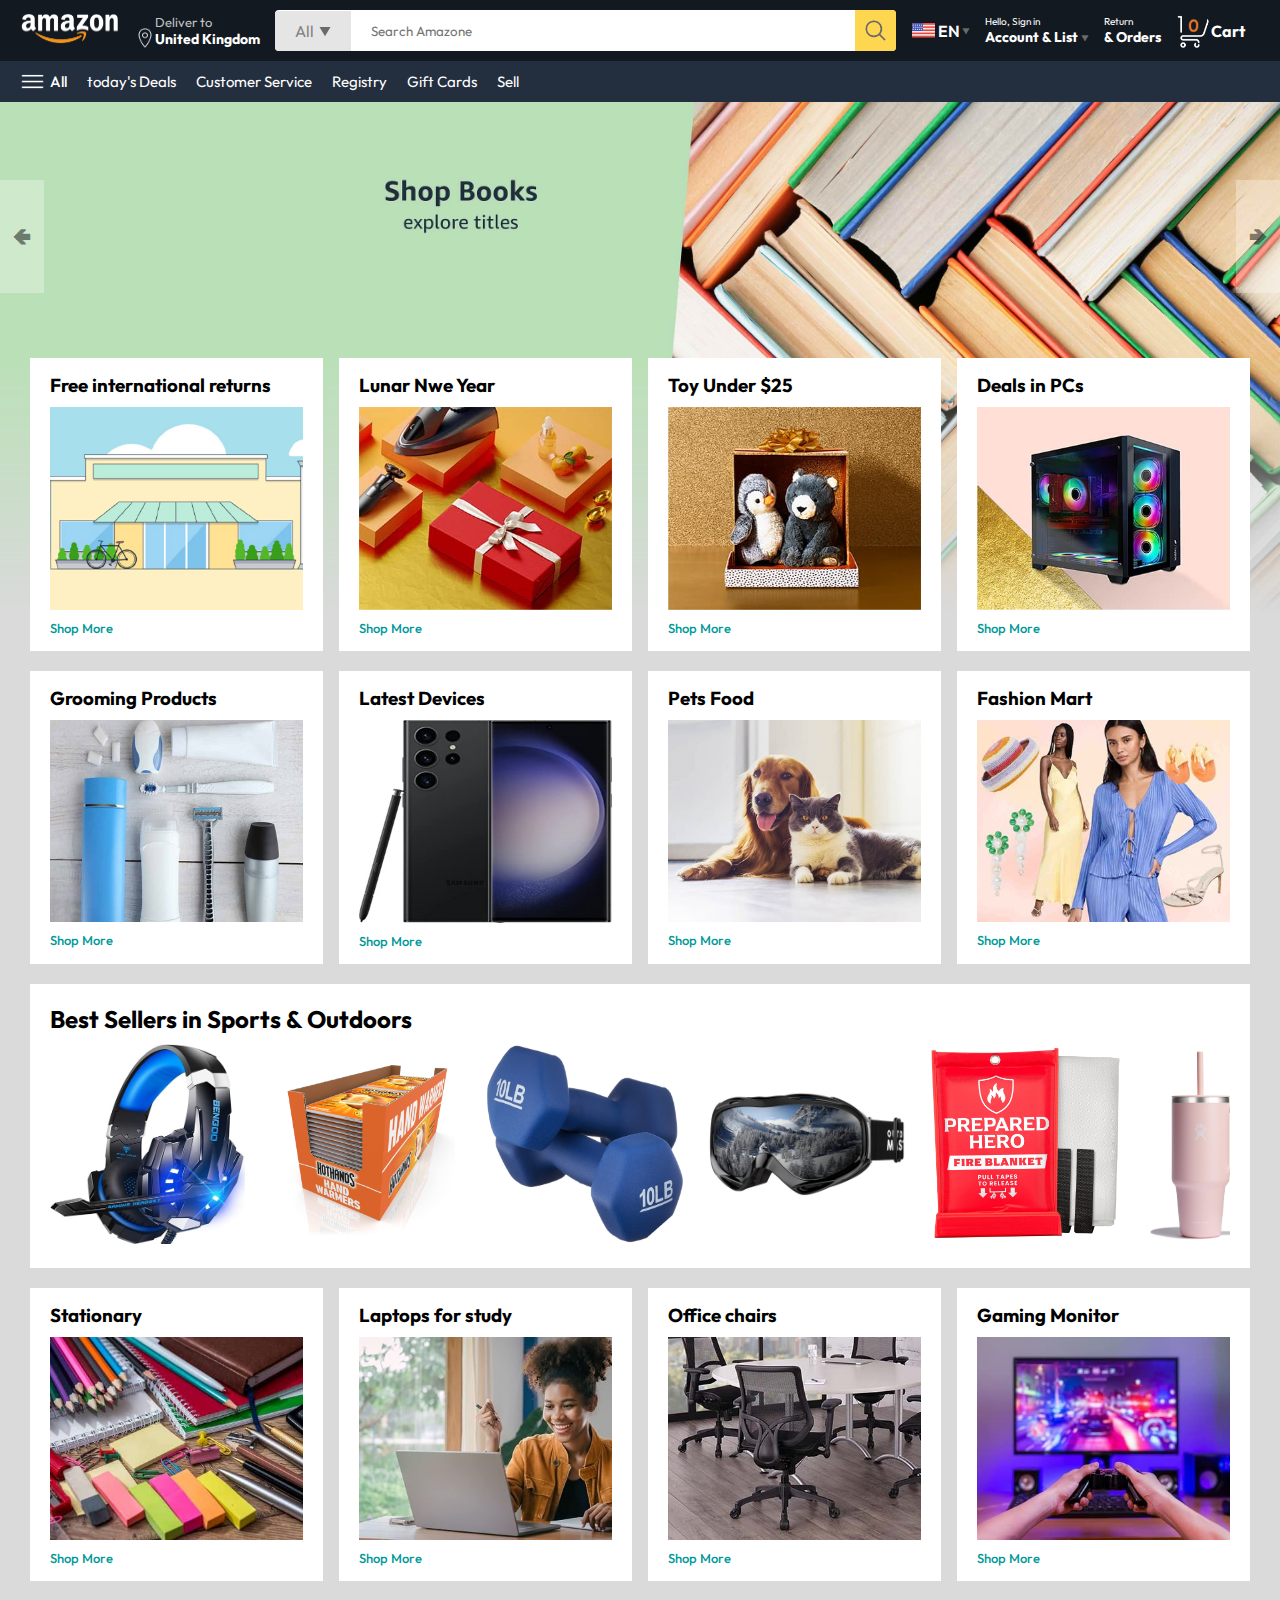
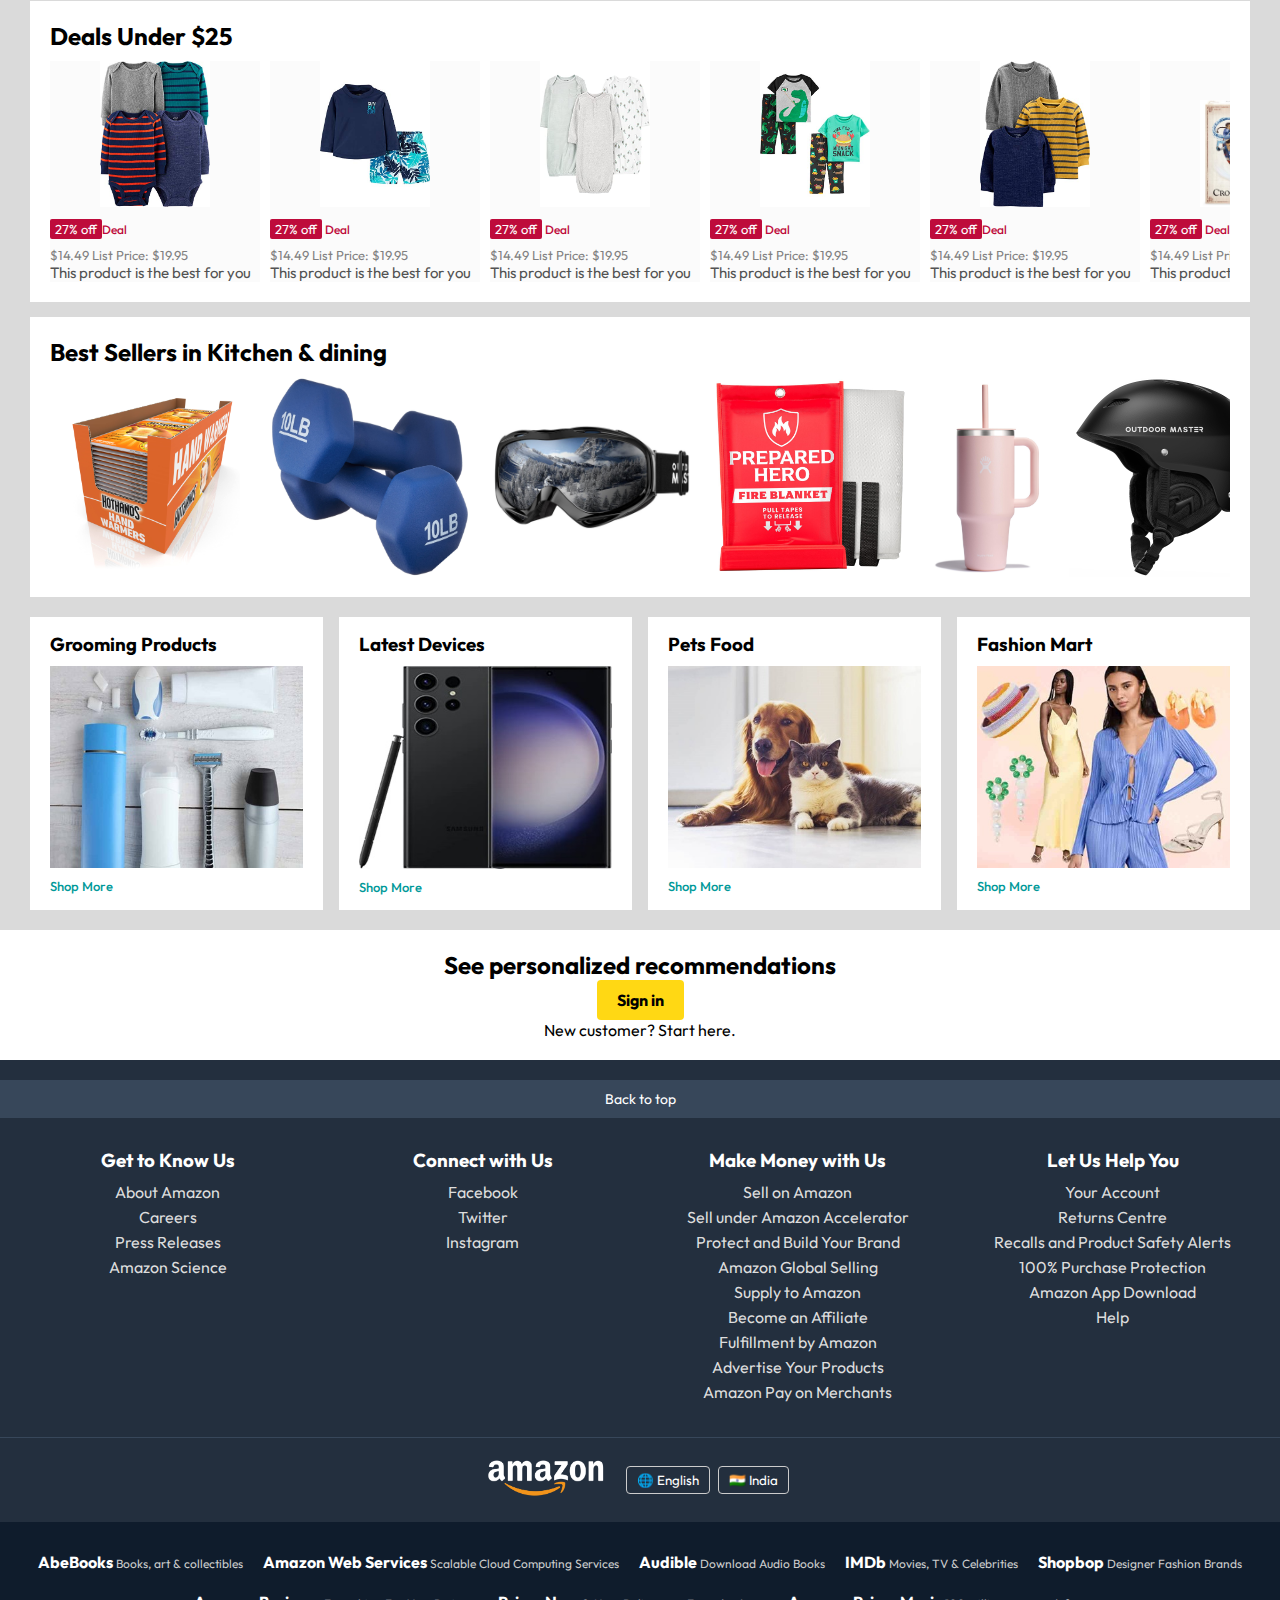
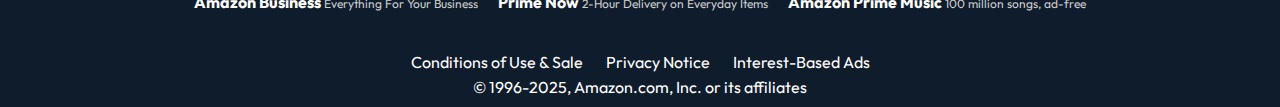
<file: index.html>
<!DOCTYPE html>
<html lang="en">
<head>
    <meta charset="UTF-8">
    <meta name="viewport" content="width=device-width, initial-scale=1.0">
    <title>Amazone clone</title>
    <link rel="stylesheet" href="style.css">

</head>
<body>
    <nav>
        <a href="">
            <img src="assets/amazon_logo.png" alt="" width="100">
        </a>
        <div class="nav-country">
            <img src="./assets//location_icon.png" alt="" height="20">
            <div>
                <p>Deliver to</p>
                <h1>United Kingdom</h1>
            </div>
        </div>
        

<div class="nav-search">
    <div class="nav-search-gategory">
        <p>All</p>
        <img src="./assets/dropdown_icon.png" alt="" height="12">
    </div>
    <input type="text" class="nav-search-input" placeholder="Search Amazone">
    <img src="assets/search_icon.png" class="nav-search-icon" alt="">
</div>


<div class="nav-language">
    <img src="assets/us_flag.png" alt="" width="25px">
    <p>EN</p>
    <img src="assets/dropdown_icon.png" alt="" width="8px">
</div>



<div class="nav-text">
    <p> <a href="signin.html">Hello, Sign in</a></p>
    <h1>Account & List <img src="assets/dropdown_icon.png" alt="" width="8px"></h1>
</div>


<div class="nav-text">
    <p>Return</p>
    <h1> & Orders</h1>
</div>

<a href="signin.html" class="mobile-user-icon" style="display: none;">
    <img src="assets/user.png" alt="">
</a>
<a href="cart.html" class="nav-cart">
    <img src="assets/cart_icon.png" alt="" width="35px">
    <h4>Cart</h4>
</a>


    </nav>

   <div class="nav-bottom">
<div>
    <img src="assets/menu_icon.png" alt="" width="25px">
    <p>All</p>
</div>
<p>today's Deals</p>
<p>Customer Service</p>
<p>Registry</p>
<p>Gift Cards</p>
<p>Sell</p>


   </div> 

<div class="header-slider">
<a href="#" class="control-prev">&#129144</a>
<a href="#" class="control-next">&#129146</a>
    <ul>
        <img src="assets/header1.jpg" alt="" class="header-img">
        <img src="assets/header2.jpg" alt="" class="header-img">
        <img src="assets/header3.jpg" alt="" class="header-img">
        <img src="assets/header4.jpg" alt="" class="header-img">
        <img src="assets/header5.jpg" alt="" class="header-img">
        <img src="assets/header6.jpg" alt="" class="header-img">
        
    </ul>
</div>


<div class="box-row header-box">
    <div class="box-col">
        <h3>Free international returns</h3>
        <img src="assets/box1-1.jpg" alt="">
        <a href="index.html"> Shop More</a>
    </div>

    <div class="box-col">
        <h3>Lunar Nwe Year</h3>
        <img src="assets/box1-2.jpg" alt="">
        <a href="index.html"> Shop More</a>
    </div>

    <div class="box-col">
        <h3>Toy Under $25</h3>
        <img src="assets/box1-3.jpg" alt="">
        <a href="index.html"> Shop More</a>
    </div>

    <div class="box-col">
        <h3>Deals in PCs</h3>
        <img src="assets/box1-4.jpg" alt="">
        <a href="index.html"> Shop More</a>
    </div>
</div>


<div class="box-row ">
    <div class="box-col">
        <h3>Grooming Products</h3>
        <img src="assets/box2-1.jpg" alt="">
        <a href="index.html"> Shop More</a>
    </div>

    <div class="box-col">
        <h3>Latest Devices</h3>
        <img src="assets/box2-2.jpg" alt="">
        <a href="index.html"> Shop More</a>
    </div>

    <div class="box-col">
        <h3>Pets Food</h3>
        <img src="assets/box2-3.jpg" alt="">
        <a href="index.html"> Shop More</a>
    </div>

    <div class="box-col">
        <h3>Fashion Mart</h3>
        <img src="assets/box2-4.jpg" alt="">
        <a href="index.html"> Shop More</a>
    </div>
</div>

<div class="product-slider">
    <h2>Best Sellers in Sports & Outdoors</h2>

    <div class="products">
        <a href="product.html"><img src="assets/product_img.jpg" alt=""></a>
        
        <img src="assets/product1-1.jpg" alt="">
        <img src="assets/product1-2.jpg" alt="">
        <img src="assets/product1-3.jpg" alt="">
        <img src="assets/product1-4.jpg" alt="">
        <img src="assets/product1-5.jpg" alt="">
        <img src="assets/product1-6.jpg" alt="">
        <img src="assets/product1-7.jpg" alt="">
        <img src="assets/product1-8.jpg" alt="">
        <img src="assets/product1-9.jpg" alt="">
        <img src="assets/product1-10.jpg" alt="">
    </div>
</div>




<div class="box-row ">
    <div class="box-col">
        <h3>Stationary</h3>
        <img src="assets/box3-1.jpg" alt="">
        <a href="index.html"> Shop More</a>
    </div>

    <div class="box-col">
        <h3>Laptops for study</h3>
        <img src="assets/box3-2.jpg" alt="">
        <a href="index.html"> Shop More</a>
    </div>

    <div class="box-col">
        <h3>Office chairs</h3>
        <img src="assets/box3-3.jpg" alt="">
        <a href="index.html"> Shop More</a>
    </div>

    <div class="box-col">
        <h3>Gaming Monitor</h3>
        <img src="assets/box3-4.jpg" alt="">
        <a href="index.html"> Shop More</a>
    </div>
</div>


<div class="product-slider-with-price">
    <h2>Deals Under $25</h2>
    <div class="products">
<div class="product-card">
    <div class="product-img-container">
        <img src="assets/product2-1.jpg" alt="">
    </div>
    <div class="product-offer">
        <p>27% off </p><span>Deal</span>
    </div>
<p class="product-price">$<span>14.49 </span>List Price: $19.95</p>
<h4>This product is the best for you</h4>

</div>

<div class="product-card">
    <div class="product-img-container">
        <img src="assets/product2-2.jpg" alt="">
    </div>
    <div class="product-offer">
        <p>27% off</p> <span>Deal</span>
    </div>
<p class="product-price">$<span>14.49 </span>List Price: $19.95</p>
<h4>This product is the best for you</h4>

</div>


<div class="product-card">
    <div class="product-img-container">
        <img src="assets/product2-3.jpg" alt="">
    </div>
    <div class="product-offer">
        <p>27% off</p> <span>Deal</span>
    </div>
<p class="product-price">$<span>14.49 </span>List Price: $19.95</p>
<h4>This product is the best for you</h4>

</div>


<div class="product-card">
    <div class="product-img-container">
        <img src="assets/product2-4.jpg" alt="">
    </div>
    <div class="product-offer">
        <p>27% off</p> <span>Deal</span>
    </div>
<p class="product-price">$<span>14.49 </span>List Price: $19.95</p>
<h4>This product is the best for you</h4>

</div>

<div class="product-card">
    <div class="product-img-container">
        <img src="assets/product2-5.jpg" alt="">
    </div>
    <div class="product-offer">
        <p>27% off </p><span>Deal</span>
    </div>
<p class="product-price">$<span>14.49 </span>List Price: $19.95</p>
<h4>This product is the best for you</h4>

</div>


<div class="product-card">
    <div class="product-img-container">
        <img src="assets/product2-6.jpg" alt="">
    </div>
    <div class="product-offer">
        <p>27% off</p> <span>Deal</span>
    </div>
<p class="product-price">$<span>14.49 </span>List Price: $19.95</p>
<h4>This product is the best for you</h4>

</div>

<div class="product-card">
    <div class="product-img-container">
        <img src="assets/product2-7.jpg" alt="">
    </div>
    <div class="product-offer">
        <p>27% off</p> <span>Deal</span>
    </div>
<p class="product-price">$<span>14.49 </span>List Price: $19.95</p>
<h4>This product is the best for you</h4>

</div>

<div class="product-card">
    <div class="product-img-container">
        <img src="assets/product2-8.jpg" alt="">
    </div>
    <div class="product-offer">
        <p>27% off </p><span>Deal</span>
    </div>
<p class="product-price">$<span>14.49 </span>List Price: $19.95</p>
<h4>This product is the best for you</h4>

</div>


<div class="product-card">
    <div class="product-img-container">
        <img src="assets/product2-9.jpg" alt="">
    </div>
    <div class="product-offer">
        <p>27% off </p><span>Deal</span>
    </div>
<p class="product-price">$<span>14.49 </span>List Price: $19.95</p>
<h4>This product is the best for you</h4>

</div>


<div class="product-card">
    <div class="product-img-container">
        <img src="assets/product2-10.jpg" alt="">
    </div>
    <div class="product-offer">
        <p>27% off</p> <span>Deal</span>
    </div>
<p class="product-price">$<span>14.49 </span>List Price: $19.95</p>
<h4>This product is the best for you</h4>

</div>


<div class="product-card">
    <div class="product-img-container">
        <img src="assets/product2-11.jpg" alt="">
    </div>
    <div class="product-offer">
        <p>27% off</p> <span>Deal</span>
    </div>
<p class="product-price">$<span>14.49 </span>List Price: $19.95</p>
<h4>This product is the best for you</h4>

</div>

<div class="product-card">
    <div class="product-img-container">
        <img src="assets/product2-12.jpg" alt="">
    </div>
    <div class="product-offer">
        <p>27% off </p><span>Deal</span>
    </div>
<p class="product-price">$<span>14.49 </span>List Price: $19.95</p>
<h4>This product is the best for you</h4>

</div>





    </div>





</div>


<div class="product-slider">
    <h2>Best Sellers in Kitchen & dining</h2>
    <div class="products">
        <img src="assets/product1-1.jpg" alt="">
        <img src="assets/product1-2.jpg" alt="">
        <img src="assets/product1-3.jpg" alt="">
        <img src="assets/product1-4.jpg" alt="">
        <img src="assets/product1-5.jpg" alt="">
        <img src="assets/product1-6.jpg" alt="">
        <img src="assets/product1-7.jpg" alt="">
        <img src="assets/product1-8.jpg" alt="">
        <img src="assets/product1-9.jpg" alt="">
        <img src="assets/product1-10.jpg" alt="">
    </div>
</div>

<div class="box-row ">
    <div class="box-col">
        <h3>Grooming Products</h3>
        <img src="assets/box2-1.jpg" alt="">
        <a href="/"> Shop More</a>
    </div>

    <div class="box-col">
        <h3>Latest Devices</h3>
        <img src="assets/box2-2.jpg" alt="">
        <a href="/"> Shop More</a>
    </div>

    <div class="box-col">
        <h3>Pets Food</h3>
        <img src="assets/box2-3.jpg" alt="">
        <a href="/"> Shop More</a>
    </div>

    <div class="box-col">
        <h3>Fashion Mart</h3>
        <img src="assets/box2-4.jpg" alt="">
        <a href="/"> Shop More</a>
    </div>
</div>




<section>
<div class="recommendation-section">
    <h2>See personalized recommendations</h2>
    <button class="sign-in-btn"><a href="signin.html">Sign in</a></button>
    <p>New customer? <a href="#">Start here.</a></p>
</div>

<footer>
    <div class="back-to-top">Back to top</div>

    <div class="footer-content">
        <div class="footer-column">
            <h3>Get to Know Us</h3>
            <a href="https://www.aboutamazon.in/?utm_source=gateway&utm_medium=footer">About Amazon</a>
            <a href="https://amazon.jobs/en/">Careers</a>
            <a href="https://press.aboutamazon.com/in/press-release-archive">Press Releases</a>
            <a href="https://www.amazon.science/">Amazon Science</a>
        </div>

        <div class="footer-column">
            <h3>Connect with Us</h3>
            <a href="https://www.amazon.in/gp/redirect.html/ref=footer_fb?location=http://www.facebook.com/AmazonIN&token=2075D5EAC7BB214089728E2183FD391706D41E94&6">Facebook</a>
            <a href="https://www.amazon.in/gp/redirect.html/ref=footer_fb?location=http://www.facebook.com/AmazonIN&token=2075D5EAC7BB214089728E2183FD391706D41E94&6">Twitter</a>
            <a href="https://www.amazon.in/gp/redirect.html/ref=footer_fb?location=http://www.facebook.com/AmazonIN&token=2075D5EAC7BB214089728E2183FD391706D41E94&6">Instagram</a>
        </div>

        <div class="footer-column">
            <h3>Make Money with Us</h3>
            <a href="#">Sell on Amazon</a>
            <a href="#">Sell under Amazon Accelerator</a>
            <a href="#">Protect and Build Your Brand</a>
            <a href="#">Amazon Global Selling</a>
            <a href="#">Supply to Amazon</a>
            <a href="#">Become an Affiliate</a>
            <a href="#">Fulfillment by Amazon</a>
            <a href="#">Advertise Your Products</a>
            <a href="#">Amazon Pay on Merchants</a>
        </div>

        <div class="footer-column">
            <h3>Let Us Help You</h3>
            <a href="#">Your Account</a>
            <a href="#">Returns Centre</a>
            <a href="#">Recalls and Product Safety Alerts</a>
            <a href="#">100% Purchase Protection</a>
            <a href="#">Amazon App Download</a>
            <a href="#">Help</a>
        </div>
    </div>
</footer>

<div class="footer-bottom">
    <div class="footer-logo">
        <img src="assets/amazon_logo.png" alt="Amazon">
    </div>
    <div class="language-country">
        <button>🌐 English</button>
        <button>🇮🇳 India</button>
    </div>
</div>

<div class="footer-links">
    <div class="link-column">
        <a href="#">AbeBooks</a>
        <span>Books, art & collectibles</span>
    </div>
    <div class="link-column">
        <a href="#">Amazon Web Services</a>
        <span>Scalable Cloud Computing Services</span>
    </div>
    <div class="link-column">
        <a href="#">Audible</a>
        <span>Download Audio Books</span>
    </div>
    <div class="link-column">
        <a href="#">IMDb</a>
        <span>Movies, TV & Celebrities</span>
    </div>
    <div class="link-column">
        <a href="#">Shopbop</a>
        <span>Designer Fashion Brands</span>
    </div>
    <div class="link-column">
        <a href="#">Amazon Business</a>
        <span>Everything For Your Business</span>
    </div>
    <div class="link-column">
        <a href="#">Prime Now</a>
        <span>2-Hour Delivery on Everyday Items</span>
    </div>
    <div class="link-column">
        <a href="#">Amazon Prime Music</a>
        <span>100 million songs, ad-free</span>
    </div>
</div>

<div class="footer-copyright">
    <a href="#">Conditions of Use & Sale</a>
    <a href="#">Privacy Notice</a>
    <a href="#">Interest-Based Ads</a>
    <p>© 1996-2025, Amazon.com, Inc. or its affiliates</p>
</div>
</section>






<script src="script.js"></script>
</body>
</html>
</file>
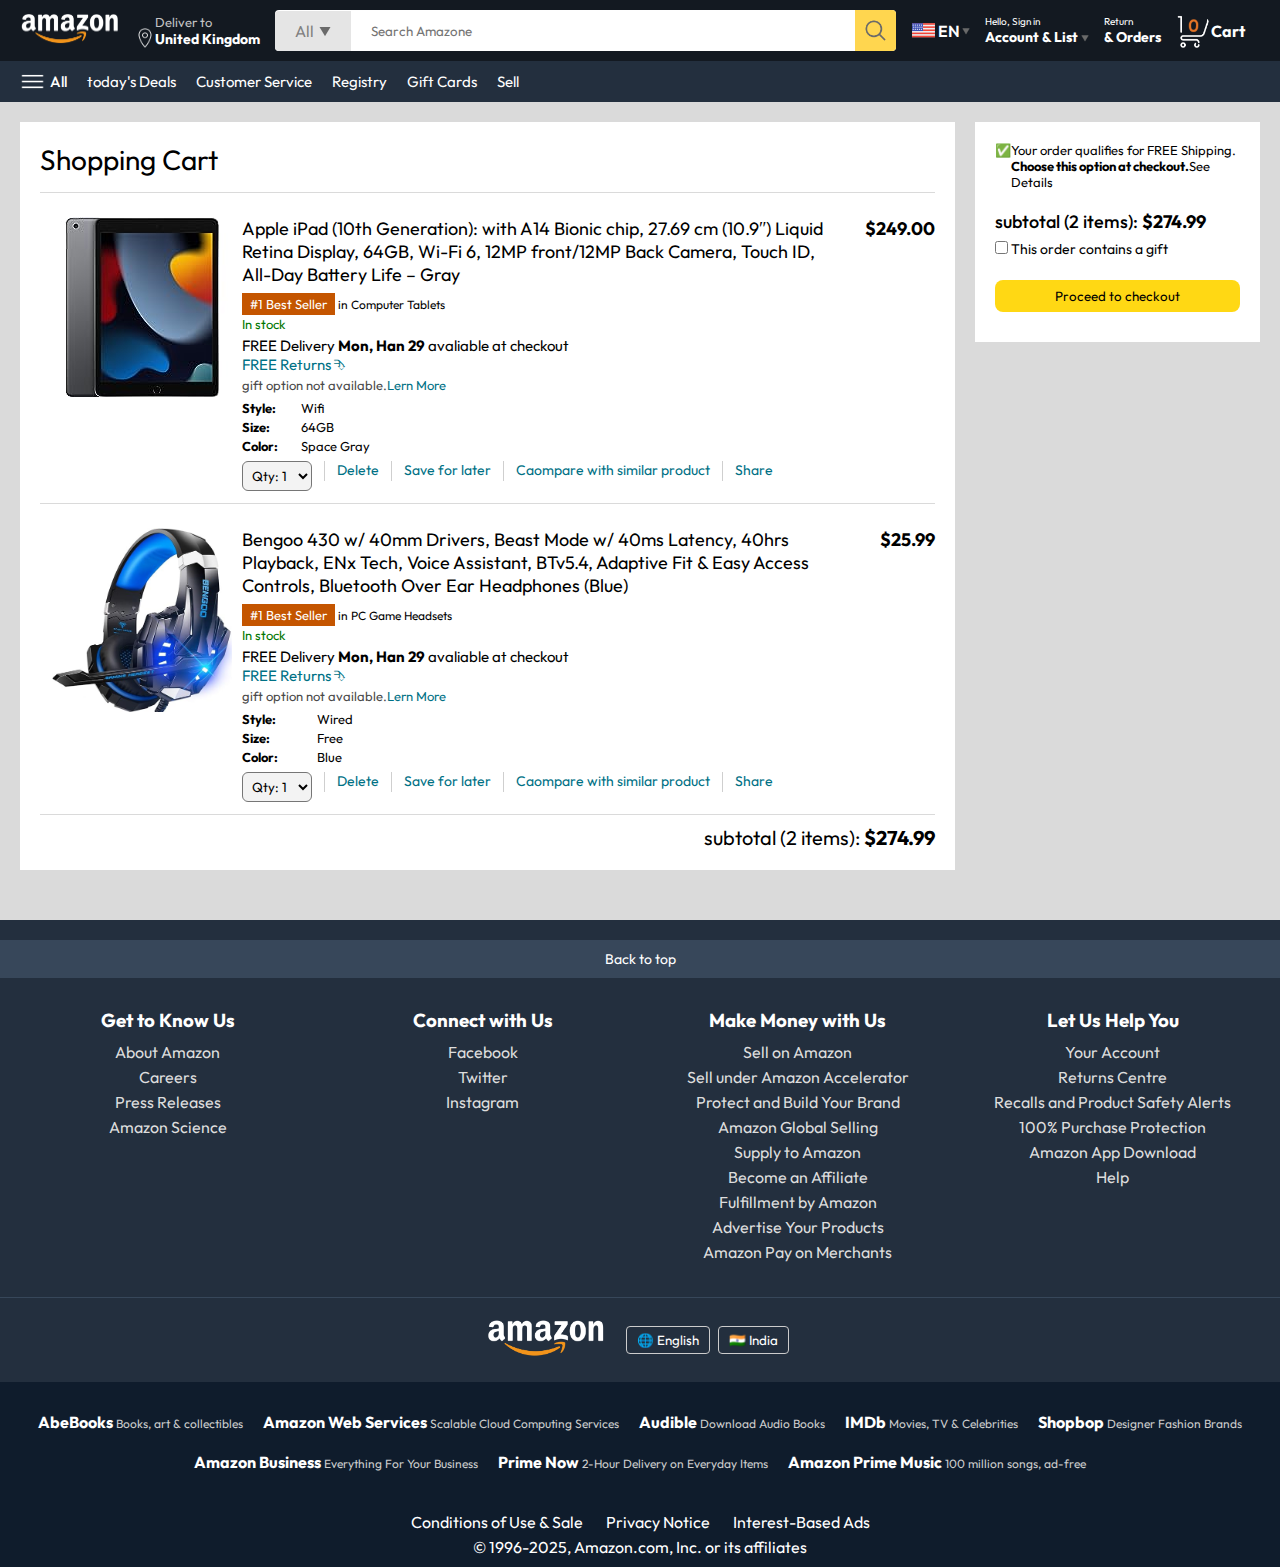
<file: cart.html>
<!DOCTYPE html>
<html lang="en">
<head>
    <meta charset="UTF-8">
    <meta name="viewport" content="width=device-width, initial-scale=1.0">
    <title>Cart</title>
    <link rel="stylesheet" href="cart.css">
    <link rel="stylesheet" href="style.css">
</head>
<body>
    <nav>
        <a href="index.html">
            <img src="assets/amazon_logo.png" alt="" width="100">
        </a>
        <div class="nav-country">
            <img src="./assets//location_icon.png" alt="" height="20">
            <div>
                <p>Deliver to</p>
                <h1>United Kingdom</h1>
            </div>
        </div>
        

<div class="nav-search">
    <div class="nav-search-gategory">
        <p>All</p>
        <img src="./assets/dropdown_icon.png" alt="" height="12">
    </div>
    <input type="text" class="nav-search-input" placeholder="Search Amazone">
    <img src="assets/search_icon.png" class="nav-search-icon" alt="">
</div>


<div class="nav-language">
    <img src="assets/us_flag.png" alt="" width="25px">
    <p>EN</p>
    <img src="assets/dropdown_icon.png" alt="" width="8px">
</div>



<div class="nav-text">
    <p><a href="signin.html">Hello, Sign in</a></p>
    <h1>Account & List <img src="assets/dropdown_icon.png" alt="" width="8px"></h1>
</div>


<div class="nav-text">
    <p>Return</p>
    <h1> & Orders</h1>
</div>
<a href="signin.html" class="mobile-user-icon" style="display: none;">
    <img src="assets/user.png" alt="">
</a>

<a href="" class="nav-cart">
    <img src="assets/cart_icon.png" alt="" width="35px">
    <h4>Cart</h4>
</a>


    </nav>

   <div class="nav-bottom">
<div>
    <img src="assets/menu_icon.png" alt="" width="25px">
    <p>All</p>
</div>
<p>today's Deals</p>
<p>Customer Service</p>
<p>Registry</p>
<p>Gift Cards</p>
<p>Sell</p>


   </div> 





   <div class="cart">
    <div class="cart-left">

        <h1>Shopping Cart</h1>
        <hr>
        <div class="product-cart-list">
            <img src="assets/ipad_img.jpg" alt="" >
            <div>
                <div class="product-cart-titleprice">
                    <p>Apple iPad (10th Generation): with A14 Bionic chip, 27.69 cm (10.9″) Liquid Retina Display, 64GB, Wi-Fi 6, 12MP front/12MP Back Camera, Touch ID, All-Day Battery Life – Gray</p>

                    <p><b>$249.00</b></p>
                </div>
                <p class="bestseller"><span>#1 Best Seller</span> in Computer Tablets</p>
                <p class="bestseeler-cart-stock">In stock</p>
                <p class="cart-delevery">FREE Delivery <b>Mon, Han 29</b> avaliable at checkout</p>
                <p class="return">FREE Returns &#11191</p>
                <p class="gift">gift option not available.<span>Lern More</span> </p>
                <div class="specification">
                    <p><b>Style:</b></p><p>Wifi</p>
                    <p><b>Size:</b></p><p>64GB</p>
                    <p><b>Color:</b></p><p>Space Gray</p>
                </div>
                <div class="cart-list-action">
                    <select>
                        
                        <option value="1">Qty: 1</option>
                        <option value="2">Qty: 2</option>
                        <option value="3">Qty: 3</option>
                        <option value="4">Qty: 4</option>
                        <option value="1">Qty: 5</option>
                    </select>
                    <hr>
                    <p class="action-btn">Delete</p>
                    <hr>
                    <p class="action-btn">Save for later</p>
                    <hr>
                    <p class="action-btn">Caompare with similar product</p>
                    <hr>
                    <p class="action-btn">Share</p>

                </div>
            </div>
        </div>

        <hr>
         <div class="product-cart-list">
            <img src="assets/product_img.jpg" alt="" width="180px">
            <div>
                <div class="product-cart-titleprice">
                    <p>Bengoo 430 w/ 40mm Drivers, Beast Mode w/ 40ms Latency, 40hrs Playback, ENx Tech, Voice Assistant, BTv5.4, Adaptive Fit & Easy Access Controls, Bluetooth Over Ear Headphones (Blue)</p>

                    <p><b>$25.99</b></p>
                </div>
                <p class="bestseller"><span>#1 Best Seller</span> in PC Game Headsets</p>
                <p class="bestseeler-cart-stock">In stock</p>
                <p class="cart-delevery">FREE Delivery <b>Mon, Han 29</b> avaliable at checkout</p>
                <p class="return">FREE Returns &#11191</p>
                <p class="gift">gift option not available.<span>Lern More</span> </p>
                <div class="specification">
                    <p><b>Style:</b></p><p>Wired</p>
                    <p><b>Size:</b></p><p>Free</p>
                    <p><b>Color:</b></p><p>Blue</p>
                </div>
                <div class="cart-list-action">
                    <select>
                        
                        <option value="1">Qty: 1</option>
                        <option value="2">Qty: 2</option>
                        <option value="3">Qty: 3</option>
                        <option value="4">Qty: 4</option>
                        <option value="1">Qty: 5</option>
                    </select>
                    <hr>
                    <p class="action-btn">Delete</p>
                    <hr>
                    <p class="action-btn">Save for later</p>
                    <hr>
                    <p class="action-btn">Caompare with similar product</p>
                    <hr>
                    <p class="action-btn">Share</p>

                </div>
            </div>
        </div>
        <hr>
        <div class="cart-list-subtotal">
            subtotal (2 items): <b>$274.99</b>
        </div>
    </div>
    <div class="cart-right">
<div class="cart-free-delivery">
    <p>&#x2705</p>
    <p>Your order qualifies for FREE Shipping. <b>Choose this option at checkout.</b>See Details</p>



</div>
<p class="cart-subtotal"> subtotal (2 items): <b>$274.99</b></p>
<p class="right-gift"><input type="checkbox">  This order contains a gift</p>
<button class="pbtn">Proceed to checkout</button>

    </div>
   </div>

   
<footer>
    <div class="back-to-top">Back to top</div>

    <div class="footer-content">
        <div class="footer-column">
            <h3>Get to Know Us</h3>
            <a href="#">About Amazon</a>
            <a href="#">Careers</a>
            <a href="#">Press Releases</a>
            <a href="#">Amazon Science</a>
        </div>

        <div class="footer-column">
            <h3>Connect with Us</h3>
            <a href="#">Facebook</a>
            <a href="#">Twitter</a>
            <a href="#">Instagram</a>
        </div>

        <div class="footer-column">
            <h3>Make Money with Us</h3>
            <a href="#">Sell on Amazon</a>
            <a href="#">Sell under Amazon Accelerator</a>
            <a href="#">Protect and Build Your Brand</a>
            <a href="#">Amazon Global Selling</a>
            <a href="#">Supply to Amazon</a>
            <a href="#">Become an Affiliate</a>
            <a href="#">Fulfillment by Amazon</a>
            <a href="#">Advertise Your Products</a>
            <a href="#">Amazon Pay on Merchants</a>
        </div>

        <div class="footer-column">
            <h3>Let Us Help You</h3>
            <a href="#">Your Account</a>
            <a href="#">Returns Centre</a>
            <a href="#">Recalls and Product Safety Alerts</a>
            <a href="#">100% Purchase Protection</a>
            <a href="#">Amazon App Download</a>
            <a href="#">Help</a>
        </div>
    </div>
</footer>

<div class="footer-bottom">
    <div class="footer-logo">
        <img src="assets/amazon_logo.png" alt="Amazon">
    </div>
    <div class="language-country">
        <button>🌐 English</button>
        <button>🇮🇳 India</button>
    </div>
</div>

<div class="footer-links">
    <div class="link-column">
        <a href="#">AbeBooks</a>
        <span>Books, art & collectibles</span>
    </div>
    <div class="link-column">
        <a href="#">Amazon Web Services</a>
        <span>Scalable Cloud Computing Services</span>
    </div>
    <div class="link-column">
        <a href="#">Audible</a>
        <span>Download Audio Books</span>
    </div>
    <div class="link-column">
        <a href="#">IMDb</a>
        <span>Movies, TV & Celebrities</span>
    </div>
    <div class="link-column">
        <a href="#">Shopbop</a>
        <span>Designer Fashion Brands</span>
    </div>
    <div class="link-column">
        <a href="#">Amazon Business</a>
        <span>Everything For Your Business</span>
    </div>
    <div class="link-column">
        <a href="#">Prime Now</a>
        <span>2-Hour Delivery on Everyday Items</span>
    </div>
    <div class="link-column">
        <a href="#">Amazon Prime Music</a>
        <span>100 million songs, ad-free</span>
    </div>
</div>

<div class="footer-copyright">
    <a href="#">Conditions of Use & Sale</a>
    <a href="#">Privacy Notice</a>
    <a href="#">Interest-Based Ads</a>
    <p>© 1996-2025, Amazon.com, Inc. or its affiliates</p>
</div>
</body>
</html>
</file>
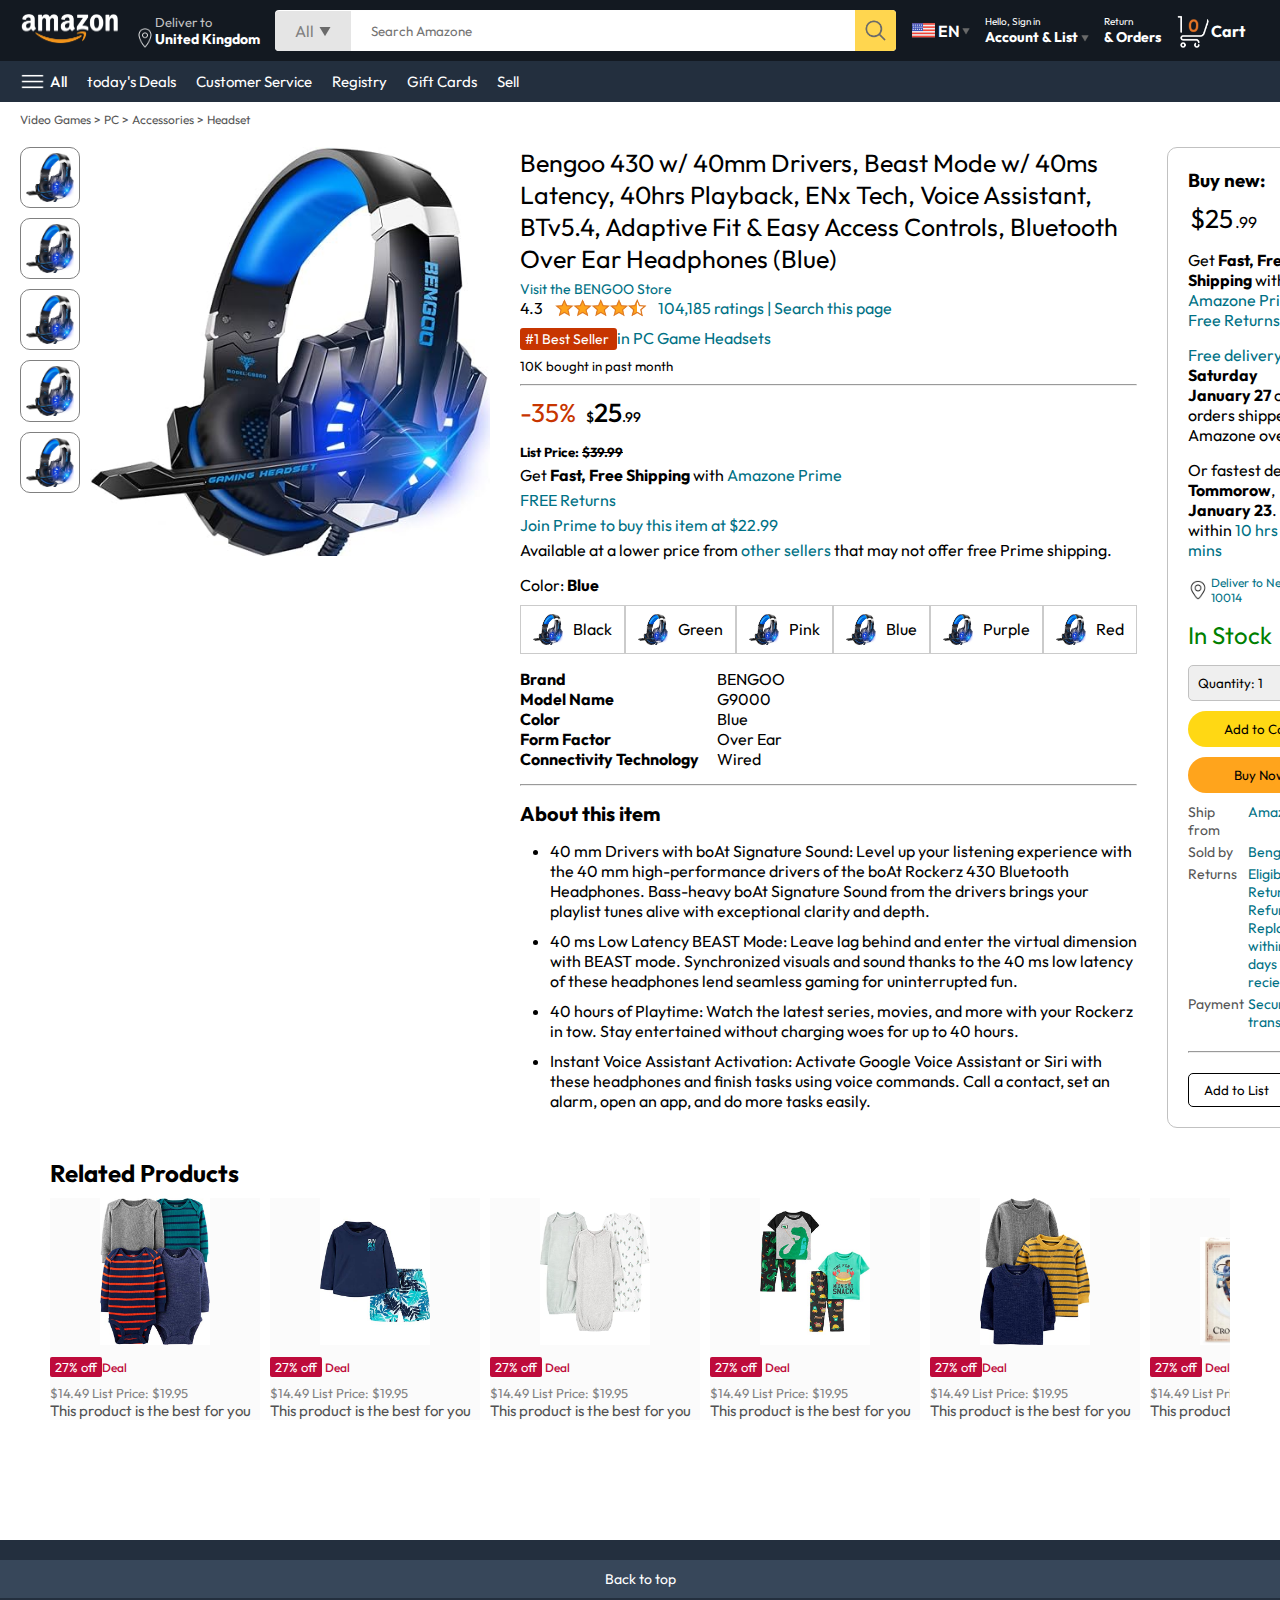
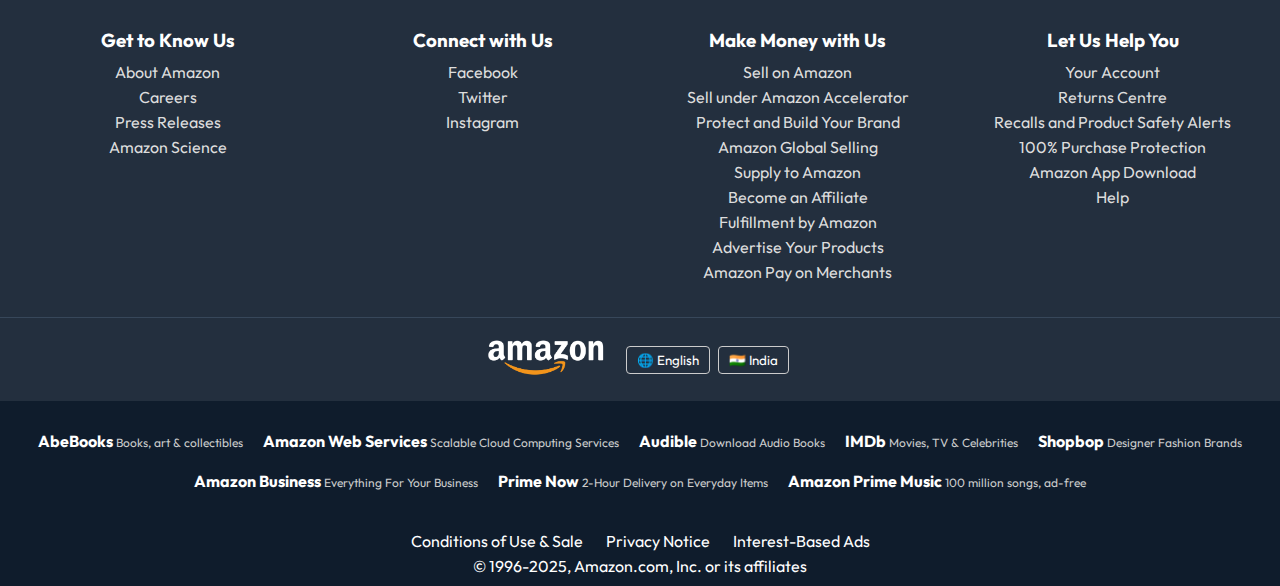
<file: product.html>
<!DOCTYPE html>
<html lang="en">
<head>
    <meta charset="UTF-8">
    <meta name="viewport" content="width=device-width, initial-scale=1.0">
    <title>Product page</title>
    <link rel="stylesheet" href="style.css">
    <link rel="stylesheet" href="product.css">
</head>
<body>
    <nav>
        <a href="/index.html">
            <img src="assets/amazon_logo.png" alt="" width="100">
        </a>
        <div class="nav-country">
            <img src="./assets//location_icon.png" alt="" height="20">
            <div>
                <p>Deliver to</p>
                <h1>United Kingdom</h1>
            </div>
        </div>
        

<div class="nav-search">
    <div class="nav-search-gategory">
        <p>All</p>
        <img src="./assets/dropdown_icon.png" alt="" height="12">
    </div>
    <input type="text" class="nav-search-input" placeholder="Search Amazone">
    <img src="assets/search_icon.png" class="nav-search-icon" alt="">
</div>


<div class="nav-language">
    <img src="assets/us_flag.png" alt="" width="25px">
    <p>EN</p>
    <img src="assets/dropdown_icon.png" alt="" width="8px">
</div>



<div class="nav-text">
    <p><a href="signin.html">Hello, Sign in</a> </p>
    <h1>Account & List <img src="assets/dropdown_icon.png" alt="" width="8px"></h1>
</div>


<div class="nav-text">
    <p>Return</p>
    <h1> & Orders</h1>
</div>

<a href="signin.html" class="mobile-user-icon" style="display: none;">
    <img src="assets/user.png" alt="">
</a>
<a href="cart.html" class="nav-cart">
    <img src="assets/cart_icon.png" alt="" width="35px">
    <h4>Cart</h4>
</a>


    </nav>

   <div class="nav-bottom">
<div>
    <img src="assets/menu_icon.png" alt="" width="25px">
    <p>All</p>
</div>
<p>today's Deals</p>
<p>Customer Service</p>
<p>Registry</p>
<p>Gift Cards</p>
<p>Sell</p>


   </div> 



<p class="breadcrum">
    Video Games > PC > Accessories > Headset
</p>


<div class="product-display">
<div class="product-d-img">
    <div class="product-icons">
        <img src="assets/product_img.jpg" width="60" alt="">
        <img src="assets/product_img.jpg" width="60" alt="">
        <img src="assets/product_img.jpg" width="60" alt="">
        <img src="assets/product_img.jpg" width="60" alt="">
        <img src="assets/product_img.jpg" width="60" alt="">
        

    </div>
<div class="product-main-image">
    <img src="assets/product_img.jpg" width="400" alt="">
</div>


</div>
<div class="product-d-detail">

    <p class="product-title">Bengoo 430 w/ 40mm Drivers, Beast Mode w/ 40ms Latency, 40hrs Playback, ENx Tech, Voice Assistant, BTv5.4, Adaptive Fit & Easy Access Controls, Bluetooth Over Ear Headphones (Blue)</p>
    <p class="brand-store">
        Visit the BENGOO Store</p>
        <div class="product-rating">
            <div>
                   <div>4.3<img src="assets/rating_img.png" height="20px"></div>
                   <p>104,185 ratings | Search this page</p>
            </div>
            <p><span>#1 Best Seller </span> in PC Game Headsets</p>
            <h5>10K bought in past month</h5>
            <hr>
        </div>
    
        <div class="product-d-price">
            <div>
            <p>-35%</p>
            <h1>$<span>25</span>.99</h1>
        </div>
<h5>List Price: <span> $39.99</span></h5>
<p>Get <b>Fast, Free Shipping </b>with<span> Amazone Prime</span></p>
<p><span>FREE Returns</span></p>
<p><span>Join Prime to buy this item at $22.99</span></p>
<p> Available at a lower price from <span>other sellers </span>  that may not offer free Prime shipping.</p>


        </div>
        <div class="product-color-selection">
            <p>Color: <b>Blue</b></p>
            <div class="product-color-option">
                <div class="option">
                    <img src="assets/product_img.jpg" alt="" width="30px">
                    <p>Black</p>
                </div>
                <div class="option">
                    <img src="assets/product_img.jpg" alt="" width="30px">
                    <p>Green</p>
                </div>
                <div class="option">
                    <img src="assets/product_img.jpg" alt="" width="30px">
                    <p>Pink</p>
                </div>
                <div class="option">
                    <img src="assets/product_img.jpg" alt="" width="30px">
                    <p>Blue</p>
                </div>
                <div class="option">
                    <img src="assets/product_img.jpg" alt="" width="30px">
                    <p>Purple</p>
                </div>
                <div class="option">
                    <img src="assets/product_img.jpg" alt="" width="30px">
                    <p>Red</p>
                </div>
            </div>
        </div>


        <div class="product-info">
            <p><b>Brand</b><p>BENGOO</p></p>
            <p><b>Model Name</b><p>G9000</p></p>
            <p><b>Color</b><p>Blue</p></p>
            <p><b>Form Factor</b><p>Over Ear</p></p>
            <p><b>Connectivity Technology</b><p>Wired</p></p>
        </div>
        <hr>
        <div class="product-description">
            <h1>About this item</h1>
            <ul>
                <li>40 mm Drivers with boAt Signature Sound: Level up your listening experience with the 40 mm high-performance drivers of the boAt Rockerz 430 Bluetooth Headphones. Bass-heavy boAt Signature Sound from the drivers brings your playlist tunes alive with exceptional clarity and depth.</li>
                <li>40 ms Low Latency BEAST Mode: Leave lag behind and enter the virtual dimension with BEAST mode. Synchronized visuals and sound thanks to the 40 ms low latency of these headphones lend seamless gaming for uninterrupted fun.</li>
                <li>40 hours of Playtime: Watch the latest series, movies, and more with your Rockerz in tow. Stay entertained without charging woes for up to 40 hours.</li>
                <li>Instant Voice Assistant Activation: Activate Google Voice Assistant or Siri with these headphones and finish tasks using voice commands. Call a contact, set an alarm, open an app, and do more tasks easily.</li>

            </ul>
        </div>
</div>
<div class="product-d-purchase">
    <div class="title">
        <h3>Buy new:</h3><img src="assets/circle_icon.png" alt="" width="20px">

    </div>
    <h1 class="price">
       <span> $25</span>.99
    </h1>
    <div class="gap">
        <p>Get <b>Fast, Free Shipping</b> with <span>Amazone Prime</span></p>
        <p><span>Free Returns</span></p>

    </div>
    <div class="gap">
        <p><span>Free delivery</span> <b>Saturday</b></p>
        <p><b>January 27</b> on orders shipped by Amazone over $35</p>

    </div>
    <div class="gap">
        <p>Or fastest delivery <b>Tommorow</b>, <b>January 23</b>. Order within <span>10 hrs 56 mins</span></p>
        

    </div>
    <div class="location">
        <img src="assets/location_icon_dark.png" alt="" width="20px">
        <p><span>Deliver to New York 10014</span></p>
    </div>
    <h2 class="stock">In Stock</h2>
    <select class="qut">
        <option value="1">Quantity: 1</option>
        <option value="2">Quantity: 2</option>
        <option value="3">Quantity: 3</option>
        
    </select>
    <button class="btn">Add to Cart</button>
    <button class="btn product-buy" >Buy Now</button>
    <div class="product-seler-info">
        <p>Ship from</p><p><span>Amazone</span></p>
        <p>Sold by</p><p><span>Bengoo Inc.</span></p>
        <p>Returns</p><p><span>Eligible for Returns, Refund or Replacement within 30 days of reciept</span></p>
        <p>Payment</p><p><span>Secure transaction</span></p>
    </div>
    <hr>
    <button class="product-add-list">Add to List</button>
</div>
</div>

<div class="product-slider-with-price">
    <h2>Related Products</h2>
    <div class="products">
<div class="product-card">
    <div class="product-img-container">
        <img src="assets/product2-1.jpg" alt="">
    </div>
    <div class="product-offer">
        <p>27% off </p><span>Deal</span>
    </div>
<p class="product-price">$<span>14.49 </span>List Price: $19.95</p>
<h4>This product is the best for you</h4>

</div>

<div class="product-card">
    <div class="product-img-container">
        <img src="assets/product2-2.jpg" alt="">
    </div>
    <div class="product-offer">
        <p>27% off</p> <span>Deal</span>
    </div>
<p class="product-price">$<span>14.49 </span>List Price: $19.95</p>
<h4>This product is the best for you</h4>

</div>


<div class="product-card">
    <div class="product-img-container">
        <img src="assets/product2-3.jpg" alt="">
    </div>
    <div class="product-offer">
        <p>27% off</p> <span>Deal</span>
    </div>
<p class="product-price">$<span>14.49 </span>List Price: $19.95</p>
<h4>This product is the best for you</h4>

</div>


<div class="product-card">
    <div class="product-img-container">
        <img src="assets/product2-4.jpg" alt="">
    </div>
    <div class="product-offer">
        <p>27% off</p> <span>Deal</span>
    </div>
<p class="product-price">$<span>14.49 </span>List Price: $19.95</p>
<h4>This product is the best for you</h4>

</div>

<div class="product-card">
    <div class="product-img-container">
        <img src="assets/product2-5.jpg" alt="">
    </div>
    <div class="product-offer">
        <p>27% off </p><span>Deal</span>
    </div>
<p class="product-price">$<span>14.49 </span>List Price: $19.95</p>
<h4>This product is the best for you</h4>

</div>


<div class="product-card">
    <div class="product-img-container">
        <img src="assets/product2-6.jpg" alt="">
    </div>
    <div class="product-offer">
        <p>27% off</p> <span>Deal</span>
    </div>
<p class="product-price">$<span>14.49 </span>List Price: $19.95</p>
<h4>This product is the best for you</h4>

</div>

<div class="product-card">
    <div class="product-img-container">
        <img src="assets/product2-7.jpg" alt="">
    </div>
    <div class="product-offer">
        <p>27% off</p> <span>Deal</span>
    </div>
<p class="product-price">$<span>14.49 </span>List Price: $19.95</p>
<h4>This product is the best for you</h4>

</div>

<div class="product-card">
    <div class="product-img-container">
        <img src="assets/product2-8.jpg" alt="">
    </div>
    <div class="product-offer">
        <p>27% off </p><span>Deal</span>
    </div>
<p class="product-price">$<span>14.49 </span>List Price: $19.95</p>
<h4>This product is the best for you</h4>

</div>


<div class="product-card">
    <div class="product-img-container">
        <img src="assets/product2-9.jpg" alt="">
    </div>
    <div class="product-offer">
        <p>27% off </p><span>Deal</span>
    </div>
<p class="product-price">$<span>14.49 </span>List Price: $19.95</p>
<h4>This product is the best for you</h4>

</div>


<div class="product-card">
    <div class="product-img-container">
        <img src="assets/product2-10.jpg" alt="">
    </div>
    <div class="product-offer">
        <p>27% off</p> <span>Deal</span>
    </div>
<p class="product-price">$<span>14.49 </span>List Price: $19.95</p>
<h4>This product is the best for you</h4>

</div>


<div class="product-card">
    <div class="product-img-container">
        <img src="assets/product2-11.jpg" alt="">
    </div>
    <div class="product-offer">
        <p>27% off</p> <span>Deal</span>
    </div>
<p class="product-price">$<span>14.49 </span>List Price: $19.95</p>
<h4>This product is the best for you</h4>

</div>

<div class="product-card">
    <div class="product-img-container">
        <img src="assets/product2-12.jpg" alt="">
    </div>
    <div class="product-offer">
        <p>27% off </p><span>Deal</span>
    </div>
<p class="product-price">$<span>14.49 </span>List Price: $19.95</p>
<h4>This product is the best for you</h4>

</div>





    </div>





</div>
<footer class="footer">
    <div class="back-to-top">Back to top</div>

    <div class="footer-content">
        <div class="footer-column">
            <h3>Get to Know Us</h3>
            <a href="#">About Amazon</a>
            <a href="#">Careers</a>
            <a href="#">Press Releases</a>
            <a href="#">Amazon Science</a>
        </div>

        <div class="footer-column">
            <h3>Connect with Us</h3>
            <a href="#">Facebook</a>
            <a href="#">Twitter</a>
            <a href="#">Instagram</a>
        </div>

        <div class="footer-column">
            <h3>Make Money with Us</h3>
            <a href="#">Sell on Amazon</a>
            <a href="#">Sell under Amazon Accelerator</a>
            <a href="#">Protect and Build Your Brand</a>
            <a href="#">Amazon Global Selling</a>
            <a href="#">Supply to Amazon</a>
            <a href="#">Become an Affiliate</a>
            <a href="#">Fulfillment by Amazon</a>
            <a href="#">Advertise Your Products</a>
            <a href="#">Amazon Pay on Merchants</a>
        </div>

        <div class="footer-column">
            <h3>Let Us Help You</h3>
            <a href="#">Your Account</a>
            <a href="#">Returns Centre</a>
            <a href="#">Recalls and Product Safety Alerts</a>
            <a href="#">100% Purchase Protection</a>
            <a href="#">Amazon App Download</a>
            <a href="#">Help</a>
        </div>
    </div>
</footer>
<div class="footer-bottom">
    <div class="footer-logo">
        <img src="assets/amazon_logo.png" alt="Amazon">
    </div>
    <div class="language-country">
        <button>🌐 English</button>
        <button>🇮🇳 India</button>
    </div>
</div>

<div class="footer-links">
    <div class="link-column">
        <a href="#">AbeBooks</a>
        <span>Books, art & collectibles</span>
    </div>
    <div class="link-column">
        <a href="#">Amazon Web Services</a>
        <span>Scalable Cloud Computing Services</span>
    </div>
    <div class="link-column">
        <a href="#">Audible</a>
        <span>Download Audio Books</span>
    </div>
    <div class="link-column">
        <a href="#">IMDb</a>
        <span>Movies, TV & Celebrities</span>
    </div>
    <div class="link-column">
        <a href="#">Shopbop</a>
        <span>Designer Fashion Brands</span>
    </div>
    <div class="link-column">
        <a href="#">Amazon Business</a>
        <span>Everything For Your Business</span>
    </div>
    <div class="link-column">
        <a href="#">Prime Now</a>
        <span>2-Hour Delivery on Everyday Items</span>
    </div>
    <div class="link-column">
        <a href="#">Amazon Prime Music</a>
        <span>100 million songs, ad-free</span>
    </div>
</div>

<div class="footer-copyright">
    <a href="#">Conditions of Use & Sale</a>
    <a href="#">Privacy Notice</a>
    <a href="#">Interest-Based Ads</a>
    <p>© 1996-2025, Amazon.com, Inc. or its affiliates</p>
</div>
<script>
    const scrollcontainer=document.querySelectorAll('.products');
for(const item of scrollcontainer){
    item.addEventListener('wheel', (e)=>{
        e.preventDefault();
        item.scrollLeft +=e.deltaY;
    })
}
</script>
</body>
</html>
</file>
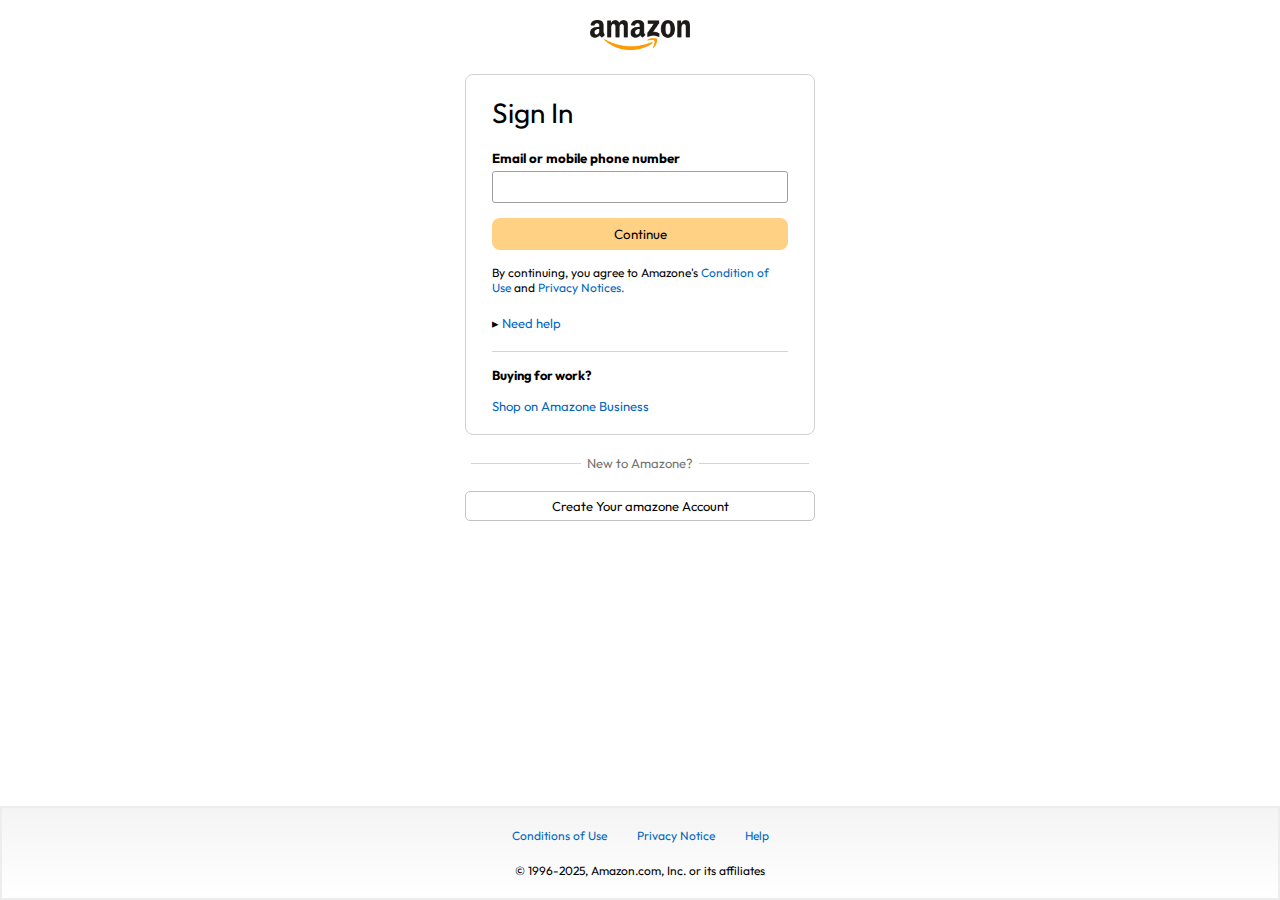
<file: signin.html>
<!DOCTYPE html>
<html lang="en">
<head>
    <meta charset="UTF-8">
    <meta name="viewport" content="width=device-width, initial-scale=1.0">
    <title>SignIn</title>
    <link rel="stylesheet" href="signIn.css">

</head>
<body>
    <a href="index.html"><img class="logo" src="assets/amazon_logo_dark.png" width="100px"></a>
    <div class="signin-container">
        <h1 class="signin-title">Sign In</h1>
        <h5 class="input-level">Email or mobile phone number</h5>
        <input type="text">
        <button>Continue</button>
        <p class="cond">By continuing, you agree to Amazone's <span>Condition of Use </span> and<span> Privacy Notices.</span></p>
        <p class="help">&#9656 <span> Need help</span></p>
<hr>
<h4>Buying for work?</h4>
<p class="business"><span>Shop on Amazone Business</span></p>
    </div>

    <div class="signIn-bottom">
        <hr>
        <p>New to Amazone?</p>
        <hr>
    </div>
    <a href="signUp.html">
    <button class="ac-btn">Create Your amazone Account</button></a>
    <footer>
        <div class="footer-link">
            <a href="#">Conditions of Use</a>
            <a href="#">Privacy Notice</a>
            <a href="#">Help</a>
        </div>
        <p class="copyright">© 1996-2025, Amazon.com, Inc. or its affiliates</p>
    </footer>
</body>
</html>
</file>
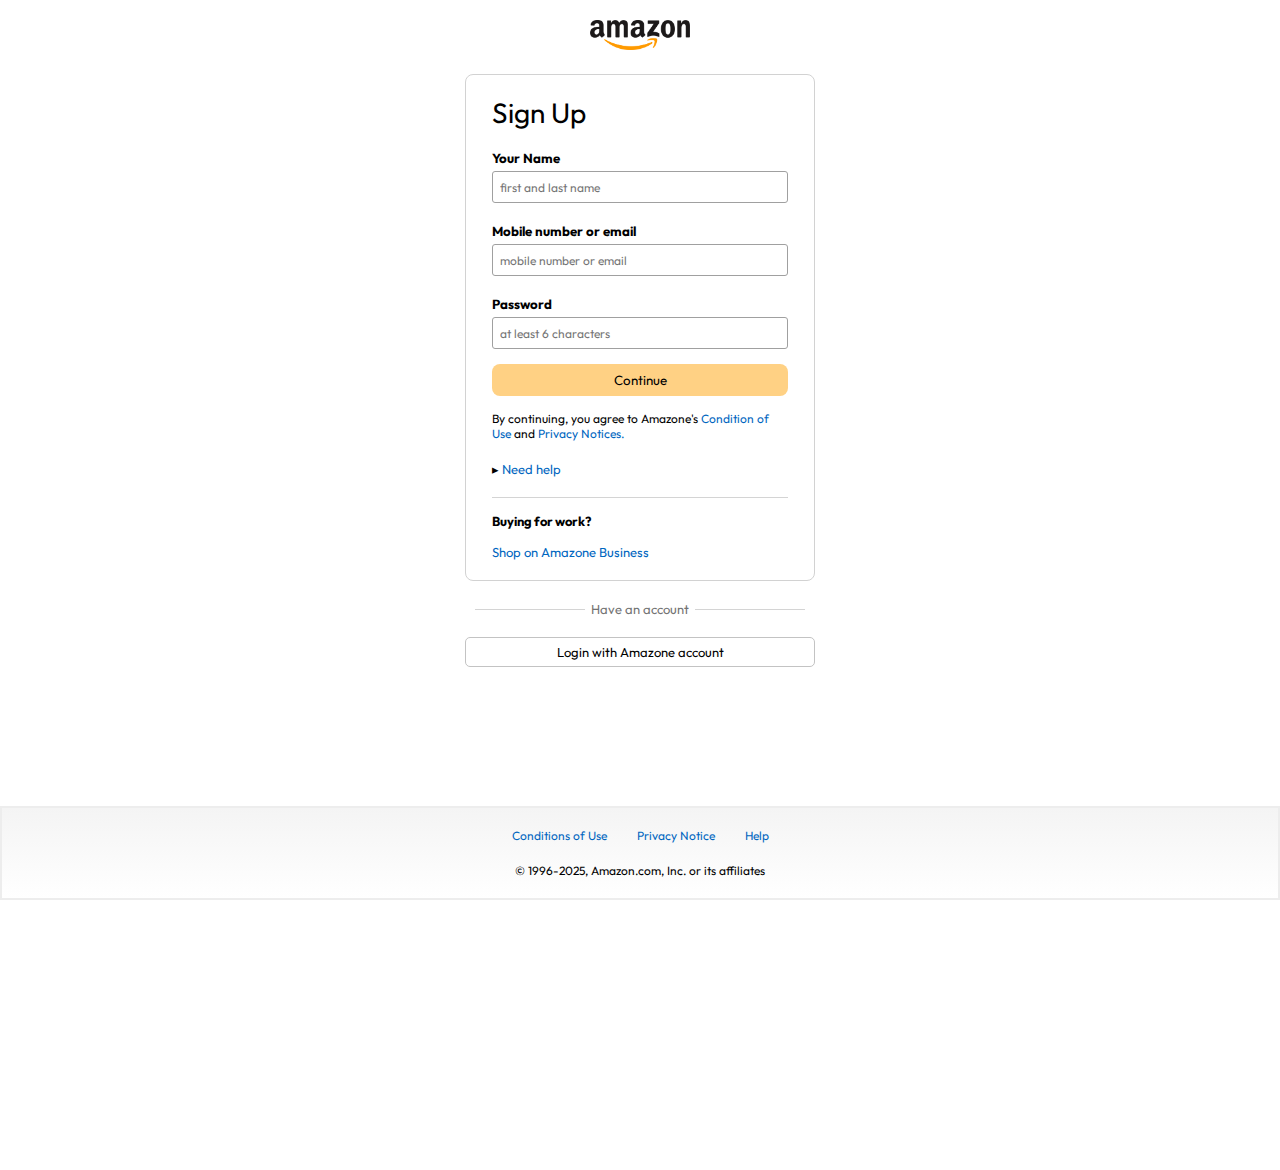
<file: signUp.html>
<!DOCTYPE html>
<html lang="en">
<head>
    <meta charset="UTF-8">
    <meta name="viewport" content="width=device-width, initial-scale=1.0">
    <title>sign Up</title>
    <link rel="stylesheet" href="signUp.css">
</head>
<body>
    
    <a href="index.html"><img class="logo" src="assets/amazon_logo_dark.png" width="100px"></a>
    <div class="signin-container">
        <h1 class="signin-title">Sign Up</h1>
        <h5 class="input-level">Your Name</h5>
        <input type="text" placeholder="first and last name">
        <h5 class="input-level">Mobile number or email</h5>
        <input type="text" placeholder="mobile number or email">
        <h5 class="input-level">Password</h5>
        <input type="password" placeholder="at least 6 characters">
        <button>Continue</button>
        <p class="cond">By continuing, you agree to Amazone's <span>Condition of Use </span> and<span> Privacy Notices.</span></p>
        <p class="help">&#9656 <span> Need help</span></p>
<hr>
<h4>Buying for work?</h4>
<p class="business"><span>Shop on Amazone Business</span></p>
    </div>

    <div class="signIn-bottom">
        <hr>
        <p>Have an account</p>
        <hr>
    </div>
    <a href="signin.html">
    <button class="ac-btn">Login with Amazone account</button></a>
    <footer>
        <div class="footer-link">
            <a href="#">Conditions of Use</a>
            <a href="#">Privacy Notice</a>
            <a href="#">Help</a>
        </div>
        <p class="copyright">© 1996-2025, Amazon.com, Inc. or its affiliates</p>
    </footer>
</body>
</body>
</html>
</file>
<file: style.css>
@import url('https://fonts.googleapis.com/css2?family=Outfit:wght@100..900&display=swap');


*{
   padding: 0; 
   margin: 0;
   box-sizing: border-box;
   font-family:Outfit ;
}
body{
    background: #dadada;
}
a{
text-decoration: none;
color: inherit;
}
nav{
    display: flex;
    align-items: center;
    justify-content: space-between;
    background: #131921;
    padding: 10px 20px;
    color: #fff;
}
.nav-country{
    display: flex;
    align-items: end;
    margin-left: 15px;
    font-size: 13px;
    color: #c4c4c4;
}
.nav-country h1{
    color: #fff;
    font-size: 14px;
}
.nav-search{
    flex: 1;
    display: flex;
    align-items: center;
    background: #fff;
    color: gray;
    max-width: 1000px;
    border-radius: 4px;
    margin-left: 15px;
}
.nav-search-gategory{
    display: flex;
    align-items: center;
    padding: 10px 20px;
    gap: 5px;
    background: #e5e5e5;
    border-radius: 4px 0 0 4px;

}
.nav-search-input{
    border: none;
    outline: none;
    padding-left: 20px;
    width: 100%;
}
.nav-search-icon{
    max-width: 41px;
    padding: 8px;
    background: #ffd64f;
    border-radius: 0 4px 4px 0;

}
.nav-language{
display: flex;
align-items: center;
gap: 2px;
margin-left: 15px;
font-weight: 600;
}
.nav-text{
    margin-left: 15px;
}
.nav-text p{
    font-size: 10px;
}
.nav-text h1{
    font-size: 14px;
}
.nav-cart{
    display: flex;
    align-items: center;
    margin: 0px 15px;
}
.nav-bottom{
  display: flex;  
  align-items: center;
  gap: 20px;
  padding: 8px 20px;
  background: #232f3e;
  color: #fff;
  font-size: 15px;
}
.nav-bottom div{
    display: flex;  
    align-items: center; gap: 5px;  
    font-weight: 500;
}
.header-slider ul{
display: flex;
overflow-y: hidden;
}
.header-img{
    max-width: 100%;
    mask-image: linear-gradient(to bottom, #000000 50%, transparent 100%);
}
.header-slider a{
    position: absolute;
    top: 20%;
    z-index: 1;
    padding:5vh 1vw ;
    background:#ffffff4f ;
    color: #0000007b;
    text-decoration: none;
    font-weight: 600;
    font-size: 18px;
    cursor: pointer;
}
.control-next{
    right: 0;
}
.box-row{
    display: flex;
    flex-wrap: wrap;
    row-gap: 20px;
    justify-content: space-between;
    margin: 20px 30px;
}
.box-col{
    display: flex;
    flex-direction: column;
    gap: 10px;
    padding: 15px 20px;
    background: #fff;
    max-width: 24%;
    min-height: 200px;
    z-index: 1;
}
.box-col a{
    font-size: 13px;
    color: #009999;
    font-weight: 500;
}
.header-box{
    margin-top: -20vw;
}
.product-slider{
    background: #fff;
    margin: 0 30px;
    padding: 20px;
    margin-bottom: 15px;

}
.products{
    display: flex;
    overflow-x: auto;
    gap: 20px;
    margin-top: 10px;
}
.products img{
    max-width: 200px;
    max-height:200px;
}
.products::-webkit-scrollbar{
    display: none;
}
.product-slider-with-price{
    background: #fff;
    margin: 0 30px;
    padding: 20px;
    margin-bottom: 15px;

}
.product-slider-with-price .products{
display: flex;
overflow-x: auto;
gap: 10px;
margin-top: 10px;
}
.product-slider-with-price .products::-webkit-scrollbar{
    display: none;
}


.product-card{
    display: flex;
    flex-direction: column;
    justify-content: end;
    min-width: 210px;
    background: #fbfbfb;
}

.product-card img{
    width: 110px;
    margin: 0 50px;
}
.product-offer p{
    background: #be0b3b;
    color: #fff;
    display: inline-block;
    border-radius: 2px;
    padding: 2px 5px;
    margin: 8px 0;
    font-size: 13px;

}
.product-offer span{
    color: #be0b3b;
    font-weight: 500;
    font-size: 12px;
}
.product-price{
    color: gray;
    font-size: 13px;
    
}
.product-card h4{
    color: #525252;
    font-size: 15px;
    font-weight: 400;
}


section{
    font-family: Arial, sans-serif;
    margin: 0;
    padding: 0;
    background-color: #ffffff;
}

.recommendation-section {
    text-align: center;
    padding: 20px;
    background-color: #ffffff;
}

.sign-in-btn {
    background-color: #ffd814;
    border: none;
    padding: 10px 20px;
    font-size: 16px;
    cursor: pointer;
    border-radius: 4px;
    font-weight: bold;
}

.sign-in-btn:hover {
    background-color: #f7ca00;
}

footer {
    background-color: #232f3e;
    color: white;
    padding-top: 20px;
    text-align: center;
}

.back-to-top {
    text-align: center;
    background-color: #37475a;
    padding: 10px;
    font-size: 14px;
    cursor: pointer;
}

.footer-content {
    display: flex;
    justify-content: space-around;
    padding:  20px 10px;
    flex-wrap: wrap;
}

.footer-column {
    flex: 1;
    min-width: 200px;
    
    margin: 10px;
}

.footer-column h3 {

    margin-bottom: 10px;
}

.footer-column a {
    display: block;
    text-decoration: none;
    color: #dddddd;
    margin-bottom: 5px;
}

.footer-column a:hover {
    text-decoration: underline;
}
.footer-bottom {
    display: flex;
    justify-content: center;
    align-items: center;
    padding: 20px 0;
    border-top: 1px solid #37475a;
    background: #232f3e;
}

.footer-logo img {
    width: 120px;
}

.language-country {
    margin-left: 20px;
}

.language-country button {
    background-color: transparent;
    color: white;
    border: 1px solid #cccccc;
    padding: 5px 10px;
    margin-right: 5px;
    cursor: pointer;
    border-radius: 4px;
}

.language-country button:hover {
    background-color: #37475a;
}


.footer-links {
    display: flex;
    justify-content: center;
    flex-wrap: wrap;
    padding: 20px 10px;
    background: #0f1c2c;
}

.link-column {
    
min-width: 150px;
    text-align: center;
    margin: 10px;
}

.link-column a {
    font-weight: bold;
    color: white;
    text-decoration: none;
}

.link-column a:hover {
    text-decoration: underline;
}

.link-column span {
    font-size: 12px;
    color: #cccccc;
}


.footer-copyright {
    text-align: center;
    padding: 10px;

    background: #0f1c2c;
}

.footer-copyright a {
    color: white;
    margin: 0 10px;
    text-decoration: none;
}
.footer-copyright p{
    color: #fff;
    margin-top: 5px;
}

.footer-copyright a:hover {
    text-decoration: underline;
}

@media (max-width: 600px) {
    .footer-content, .footer-links {
        flex-direction: column;
        align-items: center;
    }
    .footer-column, .link-column {
        text-align: center;
    }
}

@media only screen  and  (max-width:900px){
    nav{
        flex-wrap: wrap;
    }
    .nav-search{
order: 7;
margin: 15px 0 5px;
min-width: 300px;
    }
    .box-col{
        max-width: 48%;

    }
}
@media only screen  and  (max-width:600px){
    .nav-country{
        display: none;
    }
    .nav-language{
        display: none;
    }
    .nav-text{
        display: none;
    }
    .nav-bottom{
        font-size: 13px;
        gap: 10px;
        overflow-x: scroll;
    }
    .nav-bottom::-webkit-scrollbar{
display: none;
    }
    .nav-bottom p{
text-wrap: no-wrap;
    }
    .mobile-user-icon{
        display: flex !important;
        flex: 1;
        justify-content: flex-end;
    }
    .mobile-user-icon img{
        width: 25px;
    }
    .nav-cart h4{
        display: none;
    }
    .nav-cart img{
        width: 25px;
    }
    .header-slider a{
top: 24%;
padding: 2vh 1vw;
font-size: 15px;
    }
    .box-col{
        max-width: 100%;
        width: 100%;
    }
    footer{
        justify-content: center;
        flex-direction: column;
        font-size: 14px;
    }
}
</file>
<file: cart.css>
.cart{
    display: flex;
    gap: 20px;
    margin: 20px;
}
.cart-left{
    background: white;
    padding: 20px;
}
.cart-left h1{
    font-size: 28px;
    font-weight: 400;
    margin-bottom: 15px;
}
.cart-left hr{
    border: none;
    height: 1px;
    background: #dadada;
}
.product-cart-list{
    display: flex;
    align-items: start;
    gap: 10px;
    padding:24px 0 12px 12px ;
}
.product-cart-titleprice{
    display: flex;
    gap: 20px;
    font-size: 18px;

}
.bestseller{
    font-size: 12px;
    margin-top: 10px;

}
.bestseller span{
    font-size: 13px;
    background: #c45500;
    color: #fff;
    padding: 3px 8px;
}
.bestseeler-cart-stock{
    font-size: 13px;
    color:#007600 ;
    margin: 4px 0;
}
.cart-delevery{
    font-size: 15px;
}
.return{
    font-size: 15px;
    color: #007185;
    font-weight: 400;
}
.gift{
    color: #494949;
    font-size: 13px;
    margin: 3px 0;
}
.gift span{
    color:#007185 ;
}
.specification{
    max-width: 150px;
    display: grid;
    grid-template-columns: auto auto;
    row-gap: 3px;
    font-size: 13px;
    margin: 7px 0;
}
.cart-list-action{
    display: flex;
    gap: 12px;
    font-size: 14px;
    color: #007185;
}
.cart-list-action hr{
    height: 20px;
    width: 1px;
    background:#cfcfcf ;
}
.cart-list-action select{
    padding: 5px ;
    border-radius: 6px;
    background:#f3f3f3 ;
}
.cart-list-subtotal{
    text-align: right;
    font-size: 20px;
    margin-top: 10px;
}
.cart-right{
    background: white;
    padding: 20px;
    max-height: 220px;
    min-width: 280px;
}
.cart-free-delivery{
    display: flex;
    font-size: 13px;
}
.cart-subtotal{
    margin-top: 20px;
    font-size: 18px;
    font-weight: 500;
}
.right-gift{
    margin: 7px 0;
    font-size: 14px;
}
.pbtn{
    width: 100%;
    height: 32px;
    margin: 15px 0;
    background: #ffd814;
    border-radius:8px;
    border: none;
    cursor: pointer;
}
.pbtn:hover{
    background:#ebc712 ;
}
footer{
    margin-top: 50px;
}
@media only screen and ( max-width:900px) {
    .cart{
        flex-wrap: wrap;
    }
    
}
@media only screen and ( max-width:600px){
    .product-cart-list{
        padding: 24px 0;

    }
    .product-cart-list img{
        width: 80px;
    }
    .product-cart-titleprice{
        flex-wrap: wrap;
        font-size: 14px;
    }
    .cart-delevery{
        font-size: 13px;
    }
    .cart-list-action .action-btn:nth-last-child(1){
display: none;
    }
    .cart-list-action hr:nth-last-child(2){
        display: none;
            }
            .cart-list-action .action-btn:nth-last-child(3){
                display: none;
                    }
                    .cart-list-action hr:nth-last-child(4){
                        display: none;
                            }
                            .cart-right{
                              min-width: 100%;  
                            }
}
</file>
<file: product.css>
body{
    background: #fff;
}



.breadcrum{
    padding: 10px 20px;
    font-size:12px ;
    color:#565656 ;
}
.product-display{
    min-height: 100%;
    padding: 10px 20px;
    display: flex;
}
.product-d-img{
    display: flex;
    gap: 10px;

}
.product-icons{
    display: flex;
    gap: 10px;
    flex-direction: column;
}
.product-icons img{
    border: 1px solid gray;
    border-radius: 10px;
    padding: 5px;
}
.product-d-detail{
    margin: 0 30px;
    
}
.product-title{
    font-size: 25px;
}
.brand-store{
    margin-top: 5px;
    color:#007185 ;
    font-size:14px ;
}
.product-rating{
    display: flex;
    flex-direction: column;
    gap: 10px;
}
.product-rating div{
    display: flex;
    align-items: center;
    gap: 10px;
}
.product-rating p{
    color: #007185;
}
.product-rating p span{
    color: #fff;
    background:#c73500 ;
    padding: 2px 5px;
    border-radius: 3px;
    font-size: 14px;
}
.product-rating h5{
    font-weight: 400;
}
.product-d-price{
    display: flex;
    flex-direction: column;
    gap:5px ;
}
.product-d-price div{
    display: flex;
    align-items: center;
    gap: 10px;
    margin:10px 0  ;
}
.product-d-price div p{
    font-size: 26px;
    color: #c73500;
}
.product-d-price div h1{
    font-size: 14px;
    font-weight: 500;

}
.product-d-price div h1 span{
    font-size: 26px;
    font-weight: 500;

}
.product-d-price div h5{

    font-weight: 400;
    color: #565656;
}
.product-d-price h5 span{
    text-decoration: line-through;
}
.product-d-price p span{
    color:#007185 ;
}
.product-color-selection{
    margin: 15px 0 ;
}
.product-color-option{
    display: flex;
    justify-content: space-between;
    margin-top: 10px;
}
.option{
    display: flex;
    align-items: center;
    padding: 8px 12px;
    border: 1px solid #cbcbcb;
    gap: 10px;
}
.product-info{
    display: grid;
    grid-template-columns: auto auto auto ;
    max-width: 300px;
    margin-bottom: 15px;
}
.product-description h1{
font-size: 20px;
margin: 15px 0;
}
.product-description ul{
    display: flex;
    flex-direction: column;
    gap: 10px;
    margin-left:30px ;
}
.product-d-purchase{
    width: 100%;
    max-width: 300px;
    border: 1px solid #c1c1c1;
    border-radius: 10px;
    padding: 20px;
}
.product-d-purchase .title{
display: flex;
justify-content: space-between;
align-items: center;
}
.product-d-purchase .price{
    font-size: 16px;
    font-weight: 400;
    margin: 10px 0;
}
.product-d-purchase .price span{
    font-size: 26px;
    padding: 2px;
}
.product-d-purchase .gap{
margin: 15px 0;
}
.product-d-purchase p span{
color: #007185;
}
.location{
    display: flex;
    align-items: center;
    gap: 3px;

}
.location p{
    font-size: 12px;
}
.stock{
    margin: 15px 0;
    color: green;
    font-weight: 400;
}
.qut{
    padding: 8px 5px;
    outline: none;
    width: 100%;
    border-radius: 5px;
    background:#efefef ;
    border-color: #c1c1c1;
}
.btn{
    outline: none;
    border: none;
    background:#ffd814 ;
    width: 100%;
    padding: 10px 0;
    margin-top: 10px;
    border-radius: 50px;
    cursor: pointer;
}
.product-buy{
    background: #ffa41c;
}
.product-seler-info{
    margin-top: 10px;
    display: grid;
    grid-template-columns: auto auto;
    gap: 4px;
    font-size: 14px;
    color: #565656;


}
.product-seler-info span{
    color:#007185 ;
}
.product-d-purchase hr{
    margin: 20px 0;
}
.product-add-list{
    width: 100%;
    padding: 8px 15px;
    border-radius: 5px;
    border: 1px solid #000;
    text-align: start;
    background: white;
    cursor: pointer;

}
.footer{
    margin-top: 100px;
}


@media only screen and (max-width:900px){
    .product-display{
        flex-wrap: wrap;
    }
}
@media only screen and (max-width:600px){
    .product-icons{
display: none;
    }
   
    
    .product-main-image{
        width: 100%;
        padding: 20px;
    }
    .option{
        padding: 6px 8px;
    }
    .option p{
        display: none;
    }
    .product-d-purchase{
        max-width: 90%;
        margin: 20px auto 10px;
    }
}
</file>
<file: signIn.css>
@import url('https://fonts.googleapis.com/css2?family=Outfit:wght@100..900&display=swap');
*{
    padding: 0; 
    margin: 0;
    box-sizing: border-box;
    font-family:Outfit ;
 }
 body{
    background: #fff;
    text-align: center;
    font-family: Outfit;
    min-height: 100vh;
 }
 .logo{
margin-top: 20px;
 }
 .signin-container{
max-width: 350px;
border: 1px solid #d2d2d2;
margin: auto;
margin-top: 20px;
padding: 20px 26px;
border-radius: 8px;
text-align: left;
 }
 .signin-title{
    font-size: 28px;
    font-weight: 400;
 }
 .input-level{
    margin-top: 20px;

 }
 .signin-container input{
    width:100%;

    height: 32px;
    margin-top: 5px;
padding: 3px 7px;
border-radius: 3px;
border: 1px solid #a0a0a0;
font-size: 12px;
 }
 .signin-container input:focus{
outline: 3px solid #c2f2ff;
 }
 .signin-container button{
    width: 100%;
    height: 32px;
    margin: 15px 0;
    background: #ffd184;
    border: none;
    border-radius: 8px;
    cursor: pointer;
 }
 .signin-container button:hover{
    background:#ebc712 ;
 }
 .cond{
    font-size: 12px;

 }
 .signin-container p span{
    color:#0066c0 ;
 }
 .help{
    font-size: 13px;
    margin: 20px 0;
 }


 .signin-container hr{
    border: none;
    height: 1px;
    background-color: #d4d4d4;
 }
 .signin-container h4{
    margin: 15px 0;
    font-size: 13px;
 }
 .business{

    font-size: 13px;

 }
 .signIn-bottom{
width:350px;
    font-size: 13px;
    color:#737373 ;
margin: 20px auto;
display: flex;
align-items: center;
justify-content: center;
gap: 6px;
 }
 .signIn-bottom hr{
    border: none;
    height: 1px;
    background-color: #d4d4d4;
    width: 110px;
 }
 .ac-btn{
    width: 350px;
    height: 30px;
    font-size: 13px;
    background: #fff;
    border-radius: 5px;
    border: 1px solid #c3c3c3;
 }
 .ac-btn:hover{
    background:#f1f1f1 ;
 }
 footer{
    width: 100%;
    height: auto;
    max-height: 200px;
    margin-top: 20px ;
    padding: 20px 0;
    position: fixed;
    bottom: 0;
    background: linear-gradient(to bottom, #f4f4f4, #fff);
    border: 2px solid #ededed;
    font-size: 12px;
 }
 .footer-link{
    display: flex;
    justify-content: center;
    gap: 30px;
    margin-bottom: 20px;
 }
 .footer-link a{

    text-decoration: none;
    color: #0066c0;
 }
</file>
<file: signUp.css>
@import url('https://fonts.googleapis.com/css2?family=Outfit:wght@100..900&display=swap');
*{
    padding: 0; 
    margin: 0;
    box-sizing: border-box;
    font-family:Outfit ;
 }
 body{
    background: #fff;
    text-align: center;
    font-family: Outfit;
    min-height: 130vh;
 }
 .logo{
margin-top: 20px;
 }
 .signin-container{
max-width: 350px;
border: 1px solid #d2d2d2;
margin: auto;
margin-top: 20px;
padding: 20px 26px;
border-radius: 8px;
text-align: left;
 }
 .signin-title{
    font-size: 28px;
    font-weight: 400;
 }
 .input-level{
    margin-top: 20px;

 }
 .signin-container input{
    width:100%;

    height: 32px;
    margin-top: 5px;
padding: 3px 7px;
border-radius: 3px;
border: 1px solid #a0a0a0;
font-size: 12px;
 }
 .signin-container input:focus{
outline: 3px solid #c2f2ff;
 }
 .signin-container button{
    width: 100%;
    height: 32px;
    margin: 15px 0;
    background: #ffd184;
    border: none;
    border-radius: 8px;
    cursor: pointer;
 }
 .signin-container button:hover{
    background:#ebc712 ;
 }
 .cond{
    font-size: 12px;

 }
 .signin-container p span{
    color:#0066c0 ;
 }
 .help{
    font-size: 13px;
    margin: 20px 0;
 }


 .signin-container hr{
    border: none;
    height: 1px;
    background-color: #d4d4d4;
 }
 .signin-container h4{
    margin: 15px 0;
    font-size: 13px;
 }
 .business{

    font-size: 13px;

 }
 .signIn-bottom{
width:350px;
    font-size: 13px;
    color:#737373 ;
margin: 20px auto;
display: flex;
align-items: center;
justify-content: center;
gap: 6px;
 }
 .signIn-bottom hr{
    border: none;
    height: 1px;
    background-color: #d4d4d4;
    width: 110px;
 }
 .ac-btn{
    width: 350px;
    height: 30px;
    font-size: 13px;
    background: #fff;
    border-radius: 5px;
    border: 1px solid #c3c3c3;
 }
 .ac-btn:hover{
    background:#f1f1f1 ;
 }
 footer{
    width: 100%;
    height: auto;
    max-height: 200px;
    margin-top: 20px ;
    padding: 20px 0;
    position: fixed;
    bottom: 0;
    background: linear-gradient(to bottom, #f4f4f4, #fff);
    border: 2px solid #ededed;
    font-size: 12px;
 }
 .footer-link{
    display: flex;
    justify-content: center;
    gap: 30px;
    margin-bottom: 20px;
 }
 .footer-link a{

    text-decoration: none;
    color: #0066c0;
 }
</file>
